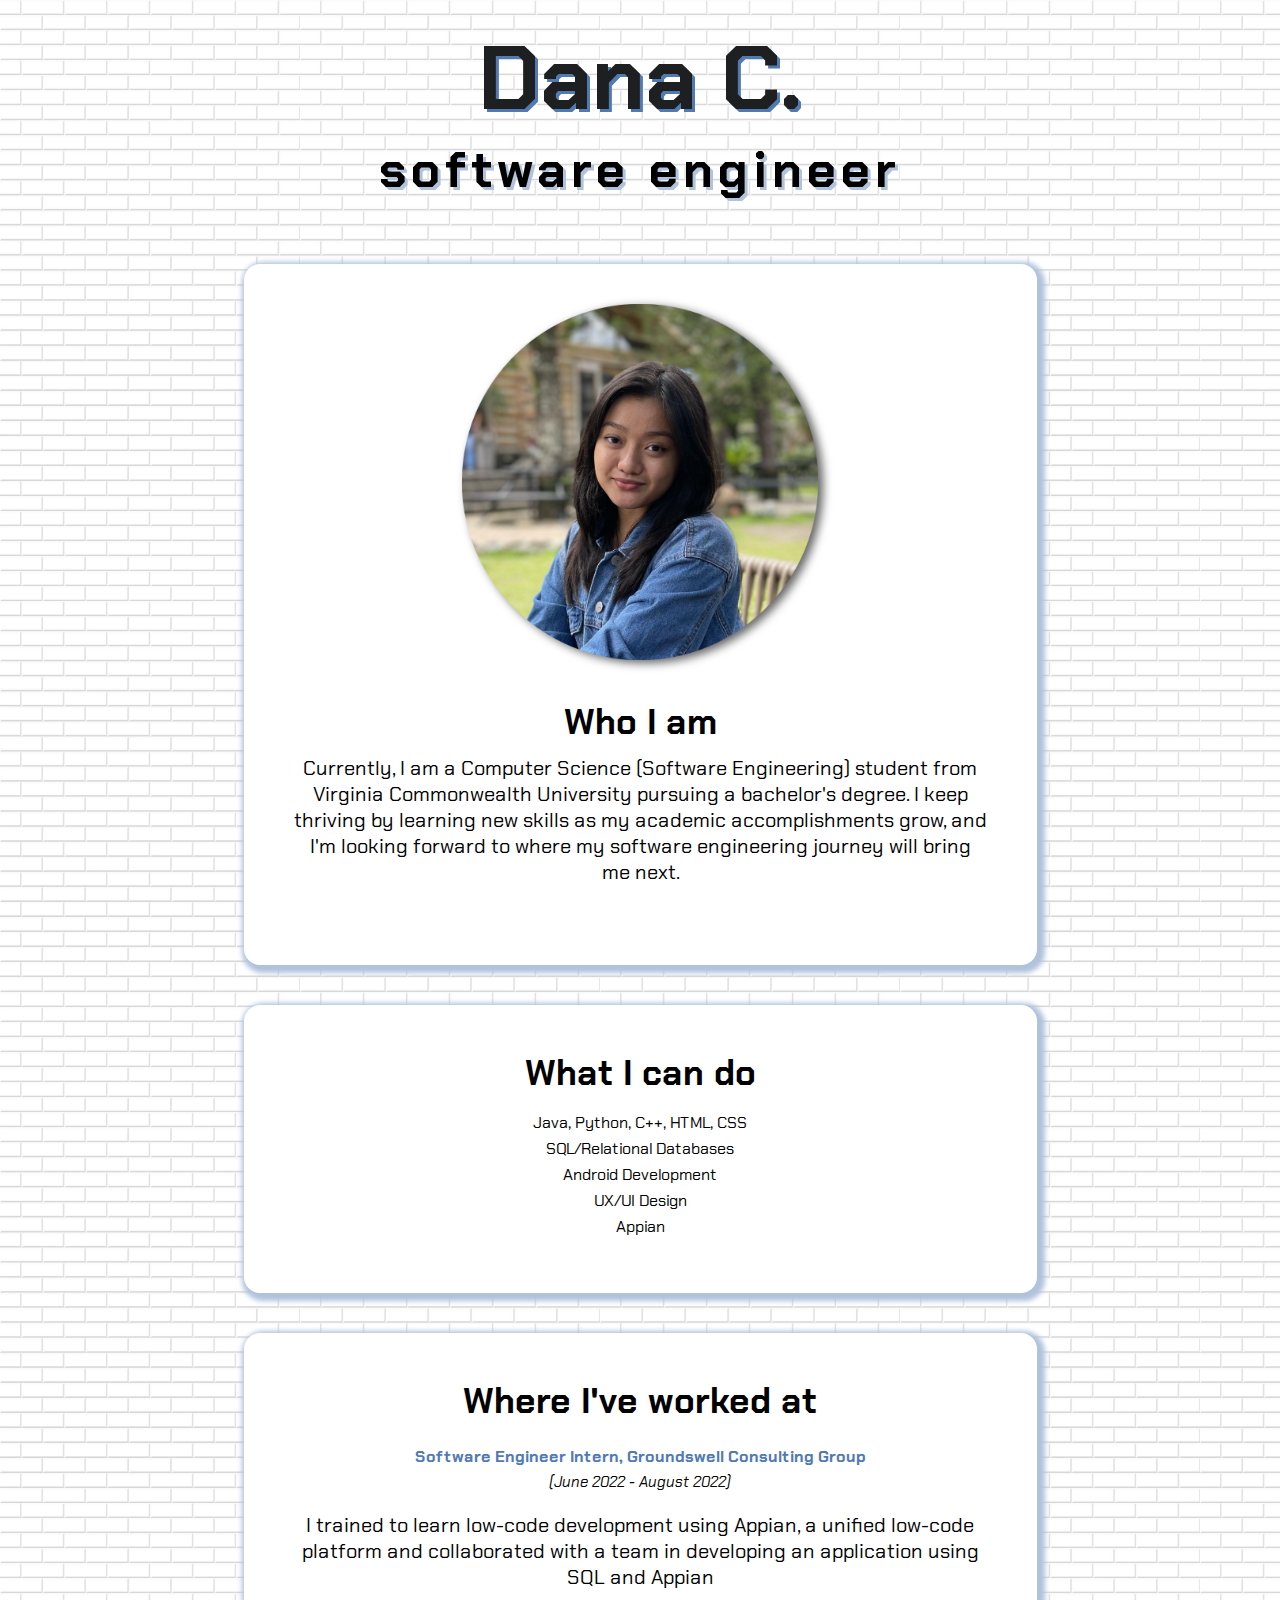
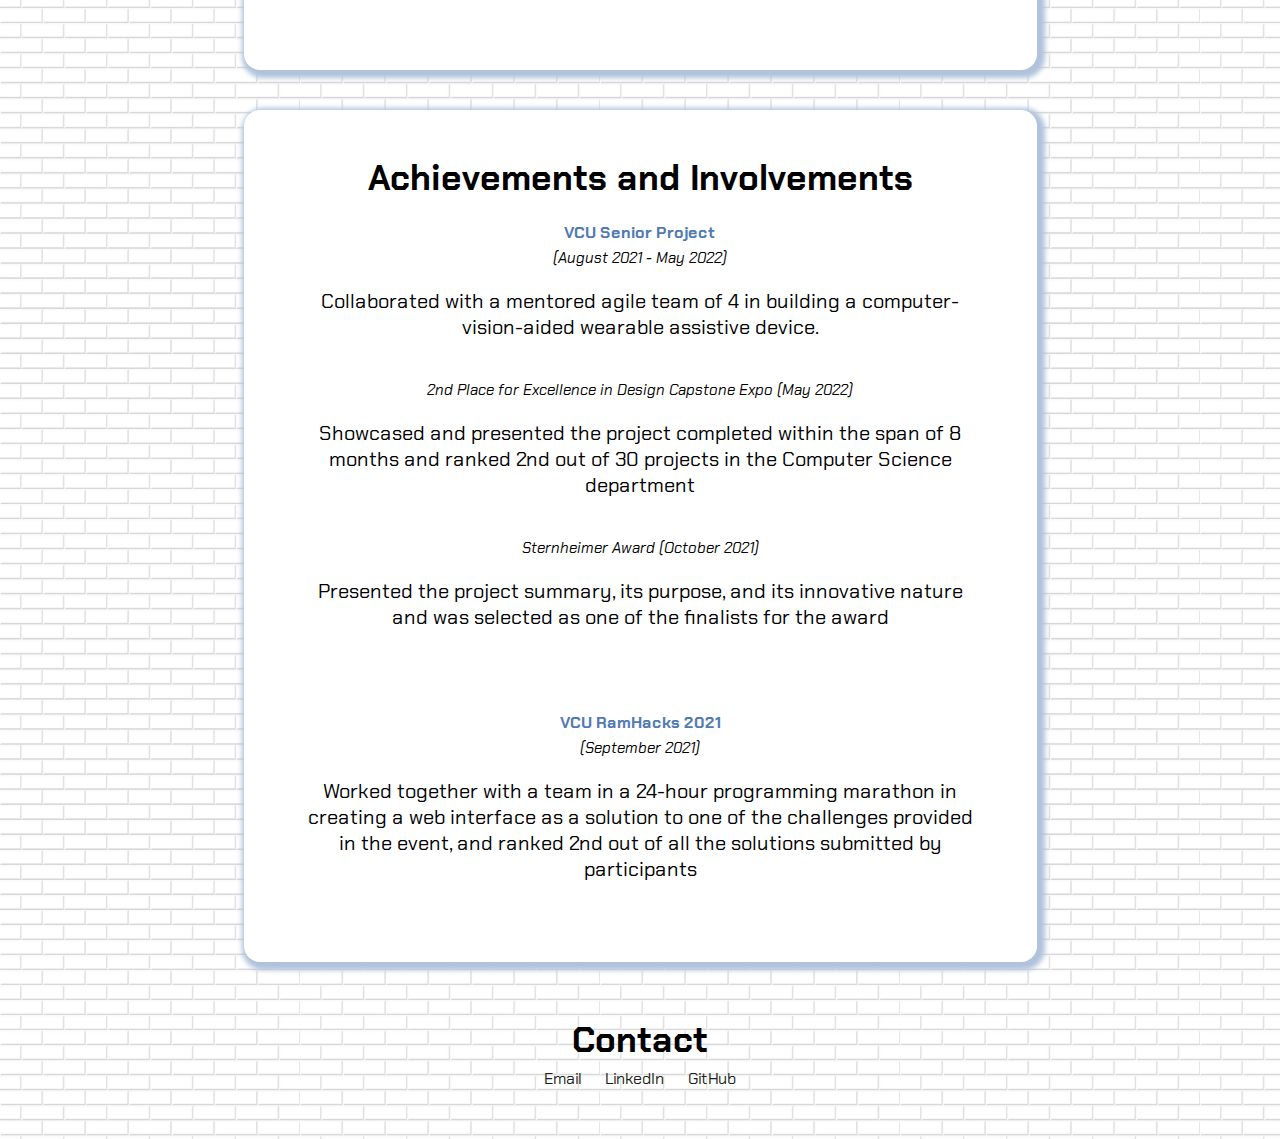
<file: 8.1 Assignment - Personal Web Portfolio/sample solutions/dana c/index.html>
<!DOCTYPE html>
<html lang="en">

<head>
  <meta charset="UTF-8">
  <meta name="viewport" content="width=device-width, initial-scale=1.0">
  <title>Dana C.</title>
  <link rel="icon" type="image/x-icon" href="https://cdn-icons-png.flaticon.com/512/2811/2811604.png">
  <script src="script.js" defer></script>
  <link rel="stylesheet" href="style.css">
</head>

<body onscroll="scrolling()">

  <div class="header">

    <h1 class="name" id="headerName"><a href="#" onclick="toTop()">
        Dana C.
      </a>
    </h1>

  </div>
  <h2>
    software engineer
  </h2>

  <div class="container">
    <div class="card">
      <img id="displayPicture" src="./images/dp.png">
      <h3>
        Who I am
      </h3>
      <p>
        Currently, I am a Computer Science (Software Engineering) student
        from Virginia Commonwealth University pursuing a bachelor&apos;s degree.
        I keep thriving by learning new skills as my academic accomplishments grow,
        and I'm looking forward to where my software engineering journey will bring me next.
      </p>
    </div>

    <div class="card">
      <h3>
        What I can do
      </h3>
      <ul>
        <li>Java, Python, C++, HTML, CSS</li>
        <li>SQL/Relational Databases</li>
        <li>Android Development</li>
        <li>UX/UI Design</li>
        <li>Appian</li>
      </ul>
    </div>

    <div class="card">
      <h3>
        Where I've worked at
      </h3>
      <h4>Software Engineer Intern, Groundswell Consulting Group</h4>
      <p class="date"><i>(June 2022 - August 2022)</i></p>
      <p>I trained to learn low-code development using Appian, a unified low-code platform
        and collaborated with a team in developing an application using SQL and Appian
      </p>
    </div>

    <div class="card">
      <h3>Achievements and Involvements</h3>
      <ul>
        <li>
          <h4>VCU Senior Project</h4>
          <p class="date"><i>(August 2021 - May 2022)</i></p>
          <p>Collaborated with a mentored agile team of 4 in building
            a computer-vision-aided wearable assistive device.</p>
          <p class="date"><i>2nd Place for Excellence in Design Capstone Expo (May 2022)</i></p>
          <p>Showcased and presented the project completed within the span of 8 months
            and ranked 2nd out of 30 projects in the Computer Science department
          </p>
          <p class="date"><i>Sternheimer Award (October 2021)</i></p>
          <p>Presented the project summary, its purpose, and its innovative nature
            and was selected as one of the finalists for the award
          </p>
        </li>
        <br>
        <li>
          <h4>VCU RamHacks 2021</h4>
          <p class="date"><i>(September 2021)</i></p>
          <p>Worked together with a team in a 24-hour programming marathon
            in creating a web interface as a solution to one of the challenges provided in the event,
            and ranked 2nd out of all the solutions submitted by participants
          </p>
        </li>
      </ul>
    </div>
  </div>

  <div>
    <h3 id="contact">
      Contact
    </h3>
  </div>
  <div class="footer">

    <div>
      <a href="mailto:cantillond@vcu.edu">Email</a>
      <a href="https://www.linkedin.com/in/dana-cantillon/">LinkedIn</a>
      <a href="https://github.com/cantillond">GitHub</a>
    </div>

  </div>

</body>

</html>
</file>
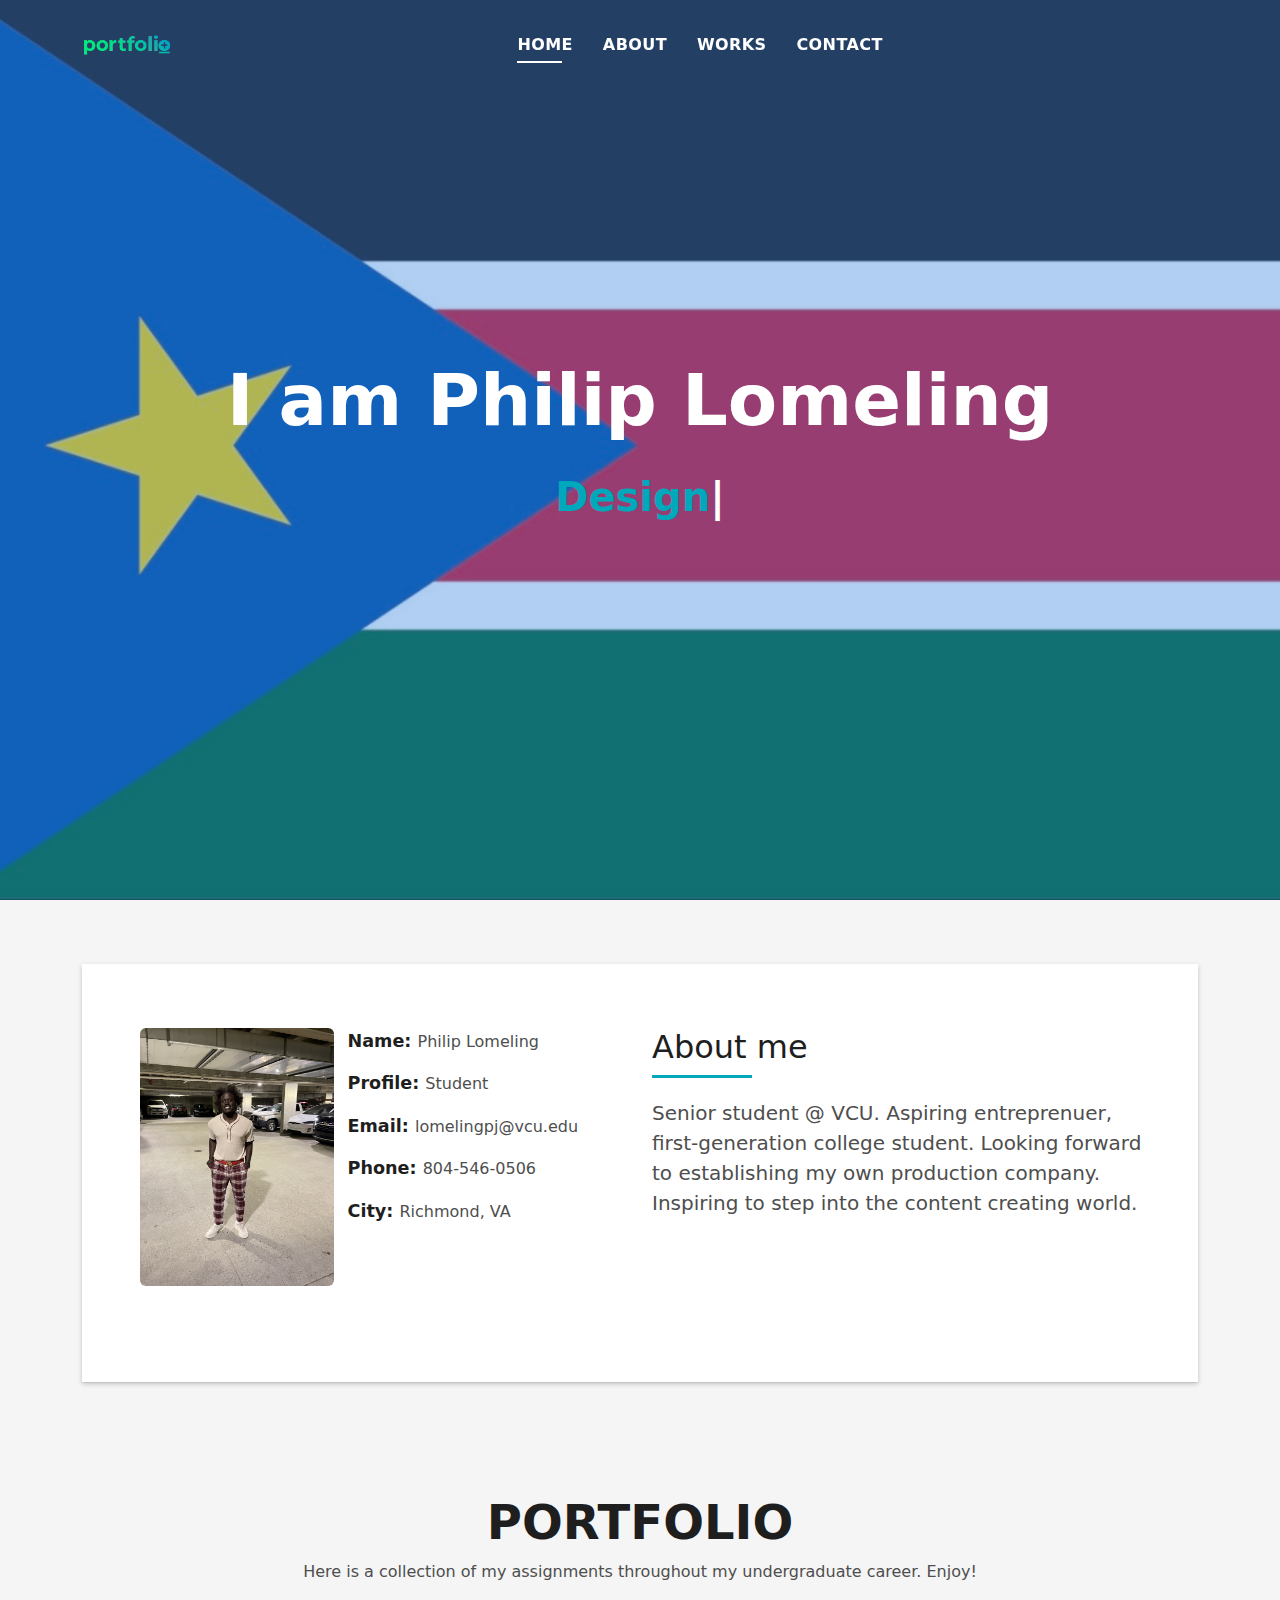
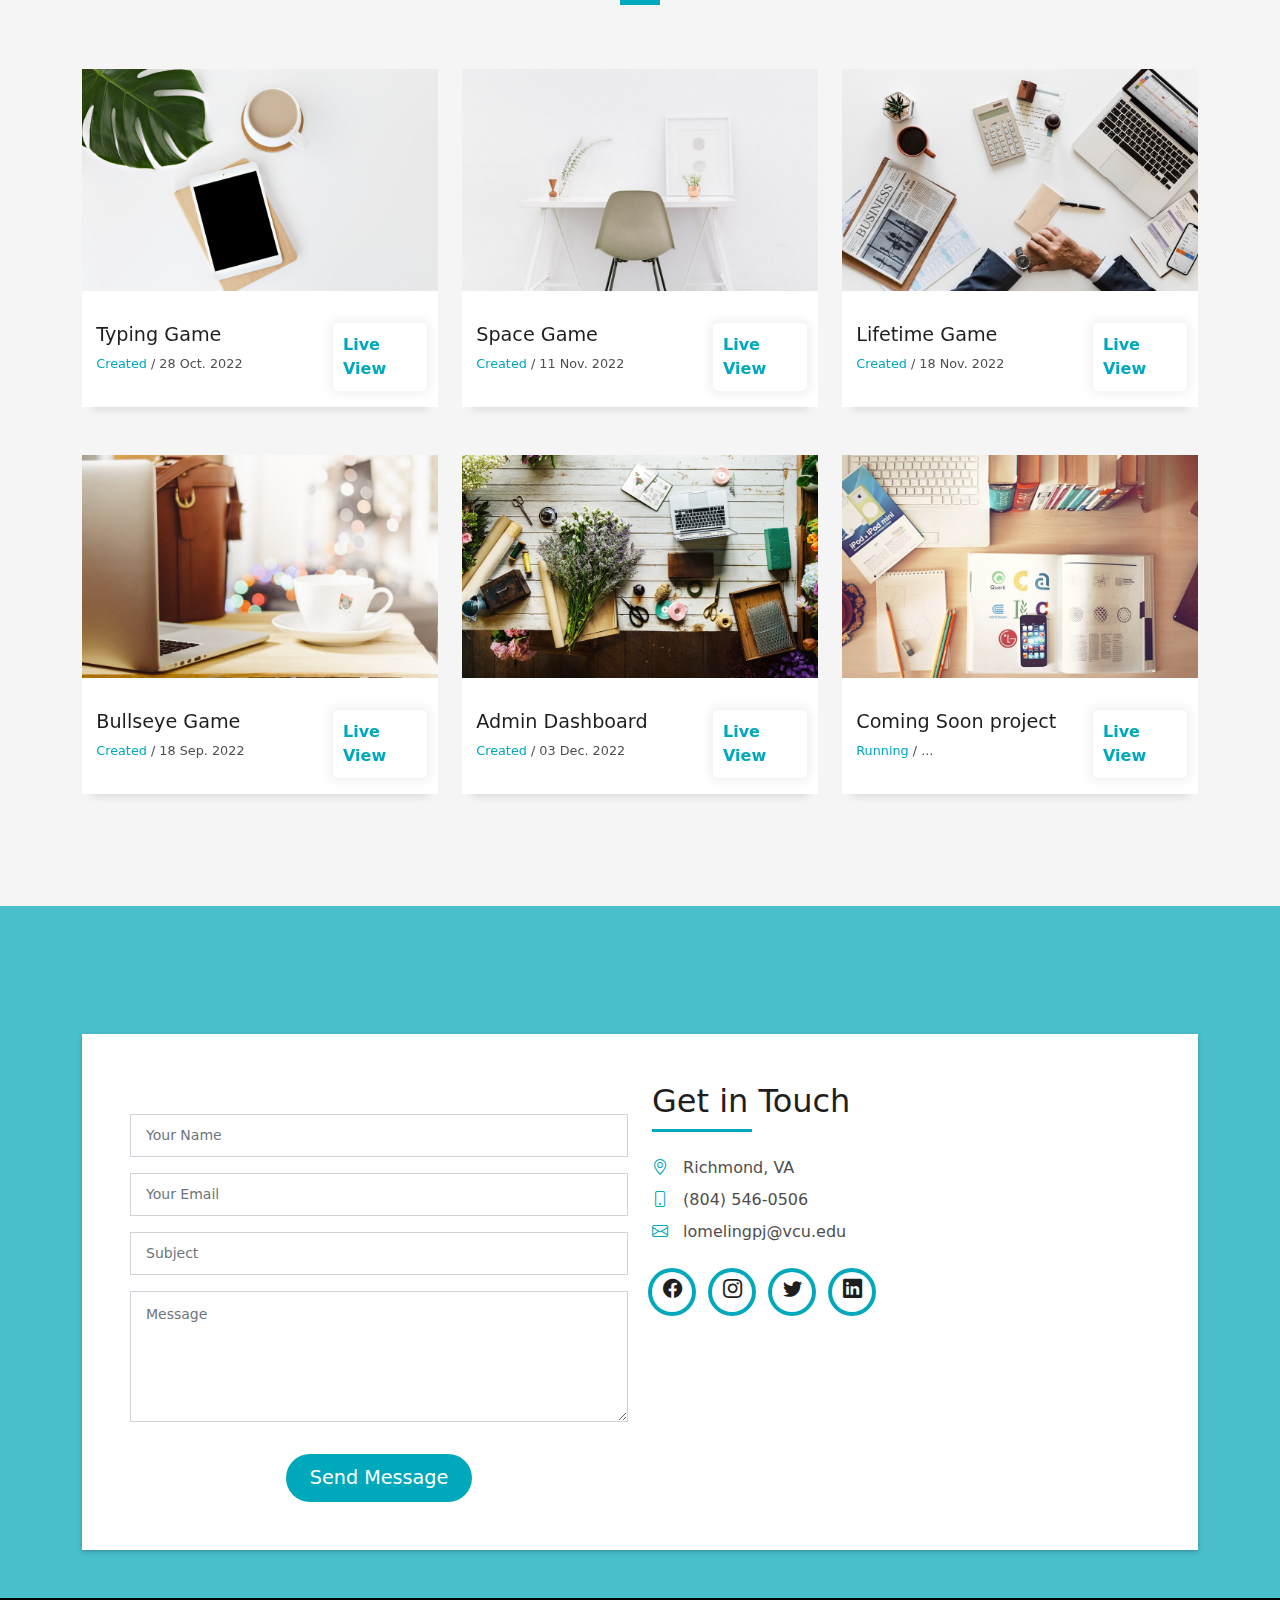
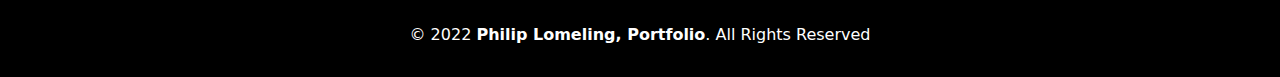
<file: 8.1 Assignment - Personal Web Portfolio/sample solutions/philip l/index.html>
<!DOCTYPE html>
<html lang="en">

<head>
  <meta charset="utf-8">
  <meta content="width=device-width, initial-scale=1.0" name="viewport">

  <title>Philip Lomeling-Portfolio</title>
  <meta content="" name="description">
  <meta content="" name="keywords">

  <!-- Vendor CSS Files -->
  <link href="assets/vendor/bootstrap/css/bootstrap.min.css" rel="stylesheet">
  <link href="assets/vendor/bootstrap-icons/bootstrap-icons.css" rel="stylesheet">
  <link href="assets/vendor/glightbox/css/glightbox.min.css" rel="stylesheet">
  <link href="assets/vendor/swiper/swiper-bundle.min.css" rel="stylesheet">

  <!-- Main CSS File -->
  <link href="assets/css/style.css" rel="stylesheet">

</head>

<body>

  <!-- ======= Header ======= -->
  <header id="header" class="fixed-top">
    <div class="container d-flex align-items-center justify-content-between">

      <h1 class="logo"><a href="index.html">
        <img src="assets/img/logo.png" alt="">
      </a></h1>

      <nav id="navbar" class="navbar m-auto">
        <ul>
          <li><a class="nav-link scrollto active" href="#hero">Home</a></li>
          <li><a class="nav-link scrollto" href="#about">About</a></li>
          <li><a class="nav-link scrollto " href="#work">Works</a></li>
          <li><a class="nav-link scrollto" href="#contact">Contact</a></li>
        </ul>
        <i class="bi bi-list mobile-nav-toggle"></i>
      </nav><!-- .navbar -->

    </div>
  </header><!-- End Header -->

  <!-- ======= Hero Section ======= -->
  <div id="hero" class="hero route bg-image" style="background-image: url(assets/img/SouthSudan.jpg)">
    <div class="overlay-itro"></div>
    <div class="hero-content display-table">
      <div class="table-cell">
        <div class="container">
          <h1 class="hero-title mb-4">I am Philip Lomeling</h1>
          <p class="hero-subtitle"><span class="typed" data-typed-items="Designer, Developer, Student"></span></p>
        </div>
      </div>
    </div>
  </div><!-- End Hero Section -->

  <main id="main">

    <!-- ======= About Section ======= -->
    <section id="about" class="about-mf sect-pt4 route">
      <div class="container">
        <div class="row">
          <div class="col-sm-12">
            <div class="box-shadow-full">
              <div class="row">
                <div class="col-md-6">
                  <div class="row">
                    <div class="col-sm-6 col-md-5">
                      <div class="about-img">
                        <img src="assets/img/Philip.jpg"  class="img-fluid rounded b-shadow-a" alt="">
                      </div>
                    </div>
                    <div class="col-sm-6 col-md-7">
                      <div class="about-info">
                        <p><span class="title-s">Name: </span> <span>Philip Lomeling</span></p>
                        <p><span class="title-s">Profile: </span> <span>Student</span></p>
                        <p><span class="title-s">Email: </span> <span>lomelingpj@vcu.edu</span></p>
                        <p><span class="title-s">Phone: </span> <span>804-546-0506</span></p>
                        <p><span class="title-s">City: </span> <span>Richmond, VA</span></p>
                      </div>
                    </div>
                  </div>
                </div>
                <div class="col-md-6">
                  <div class="about-me pt-4 pt-md-0">
                    <div class="title-box-2">
                      <h5 class="title-left">
                        About me
                      </h5>
                    </div>
                    <p class="lead">
                      Senior student @ VCU. Aspiring entreprenuer, first-generation college student. Looking forward to establishing my own production company. Inspiring to step into the content creating world.
                    </p>
                  </div>
                </div>
              </div>
            </div>
          </div>
        </div>
      </div>
    </section><!-- End About Section -->


    <!-- ======= Portfolio Section ======= -->
    <section id="work" class="portfolio-mf sect-pt4 route">
      <div class="container">
        <div class="row">
          <div class="col-sm-12">
            <div class="title-box text-center">
              <h3 class="title-a">
                Portfolio
              </h3>
              <p class="subtitle-a">
                Here is a collection of my assignments throughout my undergraduate career. Enjoy!
              </p>
              <div class="line-mf"></div>
            </div>
          </div>
        </div>
        <div class="row">
          <div class="col-md-4">
            <div class="work-box">
              <a href="assets/img/work-1.jpg" data-gallery="portfolioGallery" class="portfolio-lightbox">
                <div class="work-img">
                  <img src="assets/img/work-1.jpg" alt="" class="img-fluid">
                </div>
              </a>
              <div class="work-content">
                <div class="row">
                  <div class="col-sm-8">
                    <h2 class="w-title">Typing Game</h2>
                    <div class="w-more">
                      <span class="w-ctegory">Created</span> / <span class="w-date">28 Oct. 2022</span>
                    </div>
                  </div>
                  <div class="col-sm-4">
                    <div class="w-like">
                      <a href="https://chimerical-shortbread-30ac9f.netlify.app/">
                        Live View
                      </span></a>
                    </div>
                  </div>
                </div>
              </div>
            </div>
          </div>
          <div class="col-md-4">
            <div class="work-box">
              <a href="assets/img/work-2.jpg" data-gallery="portfolioGallery" class="portfolio-lightbox">
                <div class="work-img">
                  <img src="assets/img/work-2.jpg" alt="" class="img-fluid">
                </div>
              </a>
              <div class="work-content">
                <div class="row">
                  <div class="col-sm-8">
                    <h2 class="w-title">Space Game</h2>
                    <div class="w-more">
                      <span class="w-ctegory">Created</span> / <span class="w-date">11 Nov. 2022</span>
                    </div>
                  </div>
                  <div class="col-sm-4">
                    <div class="w-like">
                      <a href="https://effulgent-travesseiro-44d952.netlify.app/">
                        Live View
                      </a>
                    </div>
                  </div>
                </div>
              </div>
            </div>
          </div>
          <div class="col-md-4">
            <div class="work-box">
              <a href="assets/img/work-3.jpg" data-gallery="portfolioGallery" class="portfolio-lightbox">
                <div class="work-img">
                  <img src="assets/img/work-3.jpg" alt="" class="img-fluid">
                </div>
              </a>
              <div class="work-content">
                <div class="row">
                  <div class="col-sm-8">
                    <h2 class="w-title">Lifetime Game</h2>
                    <div class="w-more">
                      <span class="w-ctegory">Created</span> / <span class="w-date">18 Nov. 2022</span>
                    </div>
                  </div>
                  <div class="col-sm-4">
                    <div class="w-like">
                      <a href="https://inquisitive-valkyrie-285d28.netlify.app"> 
                        Live View
                      </a>
                    </div>
                  </div>
                </div>
              </div>
            </div>
          </div>
          <div class="col-md-4">
            <div class="work-box">
              <a href="assets/img/work-4.jpg" data-gallery="portfolioGallery" class="portfolio-lightbox">
                <div class="work-img">
                  <img src="assets/img/work-4.jpg" alt="" class="img-fluid">
                </div>
              </a>
              <div class="work-content">
                <div class="row">
                  <div class="col-sm-8">
                    <h2 class="w-title">Bullseye Game</h2>
                    <div class="w-more">
                      <span class="w-ctegory">Created</span> / <span class="w-date">18 Sep. 2022</span>
                    </div>
                  </div>
                  <div class="col-sm-4">
                    <div class="w-like">
                      <a href="https://whimsical-cuchufli-dd3c0a.netlify.app"> 
                        Live View
                      </a>
                    </div>
                  </div>
                </div>
              </div>
            </div>
          </div>
          <div class="col-md-4">
            <div class="work-box">
              <a href="assets/img/work-5.jpg" data-gallery="portfolioGallery" class="portfolio-lightbox">
                <div class="work-img">
                  <img src="assets/img/work-5.jpg" alt="" class="img-fluid">
                </div>
              </a>
              <div class="work-content">
                <div class="row">
                  <div class="col-sm-8">
                    <h2 class="w-title">Admin Dashboard</h2>
                    <div class="w-more">
                      <span class="w-ctegory">Created</span> / <span class="w-date">03 Dec. 2022</span>
                    </div>
                  </div>
                  <div class="col-sm-4">
                    <div class="w-like">
                      <a href="https://imaginative-liger-19a539.netlify.app">
                        Live View
                      </a>
                    </div>
                  </div>
                </div>
              </div>
            </div>
          </div>
          <div class="col-md-4">
            <div class="work-box">
              <a href="assets/img/work-6.jpg" data-gallery="portfolioGallery" class="portfolio-lightbox">
                <div class="work-img">
                  <img src="assets/img/work-6.jpg" alt="" class="img-fluid">
                </div>
              </a>
              <div class="work-content">
                <div class="row">
                  <div class="col-sm-8">
                    <h2 class="w-title">Coming Soon project</h2>
                    <div class="w-more">
                      <span class="w-ctegory">Running</span> / <span class="w-date">...</span>
                    </div>
                  </div>
                  <div class="col-sm-4">
                    <div class="w-like">
                      <a href="#"> 
                        Live View
                      </a>
                    </div>
                  </div>
                </div>
              </div>
            </div>
          </div>

        </div>
      </div>
    </section><!-- End Portfolio Section -->


    <!-- ======= Contact Section ======= -->
    <section id="contact" class="paralax-mf footer-paralax bg-image sect-mt4 route" style="background-image: url(assets/img/overlay-bg.jpg)">
      <div class="overlay-mf"></div>
      <div class="container">
        <div class="row">
          <div class="col-sm-12">
            <div class="contact-mf">
              <div id="contact" class="box-shadow-full">
                <div class="row">
                  <div class="col-md-6">
                    <div class="title-box-2">
                    </div>
                    <div>
                      <form action="forms/contact.php" method="post" role="form" class="php-email-form">
                        <div class="row">
                          <div class="col-md-12 mb-3">
                            <div class="form-group">
                              <input type="text" name="name" class="form-control" id="name" placeholder="Your Name" required>
                            </div>
                          </div>
                          <div class="col-md-12 mb-3">
                            <div class="form-group">
                              <input type="email" class="form-control" name="email" id="email" placeholder="Your Email" required>
                            </div>
                          </div>
                          <div class="col-md-12 mb-3">
                            <div class="form-group">
                              <input type="text" class="form-control" name="subject" id="subject" placeholder="Subject" required>
                            </div>
                          </div>
                          <div class="col-md-12">
                            <div class="form-group">
                              <textarea class="form-control" name="message" rows="5" placeholder="Message" required></textarea>
                            </div>
                          </div>
                          <div class="col-md-12 text-center my-3">
                            <div class="loading">Loading</div>
                            <div class="error-message"></div>
                            <div class="sent-message">Your message has been sent. Thank you!</div>
                          </div>
                          <div class="col-md-12 text-center">
                            <button type="submit" class="button button-a button-big button-rouded">Send Message</button>
                          </div>
                        </div>
                      </form>
                    </div>
                  </div>
                  <div class="col-md-6">
                    <div class="title-box-2 pt-4 pt-md-0">
                      <h5 class="title-left">
                        Get in Touch
                      </h5>
                    </div>
                    <div class="more-info">
                      
                      <ul class="list-ico">
                        <li><span class="bi bi-geo-alt"></span> Richmond, VA</li>
                        <li><span class="bi bi-phone"></span> (804) 546-0506</li>
                        <li><span class="bi bi-envelope"></span> lomelingpj@vcu.edu</li>
                      </ul>
                    </div>
                    <div class="socials">
                      <ul>
                        <li><a href=""><span class="ico-circle"><i class="bi bi-facebook"></i></span></a></li>
                        <li><a href=""><span class="ico-circle"><i class="bi bi-instagram"></i></span></a></li>
                        <li><a href=""><span class="ico-circle"><i class="bi bi-twitter"></i></span></a></li>
                        <li><a href=""><span class="ico-circle"><i class="bi bi-linkedin"></i></span></a></li>
                      </ul>
                    </div>
                  </div>
                </div>
              </div>
            </div>
          </div>
        </div>
      </div>
    </section><!-- End Contact Section -->

  </main><!-- End #main -->

  <!-- ======= Footer ======= -->
  <footer>
    <div class="container">
      <div class="row">
        <div class="col-sm-12">
          <div class="copyright-box">
            <p class="copyright">&copy; 2022 <strong>Philip Lomeling, Portfolio</strong>. All Rights Reserved</p>
          </div>
        </div>
      </div>
    </div>
  </footer><!-- End  Footer -->

  <div id="preloader"></div>
  <a href="#" class="back-to-top d-flex align-items-center justify-content-center"><i class="bi bi-arrow-up-short"></i></a>

  <!-- Vendor JS Files -->
  <script src="assets/vendor/purecounter/purecounter_vanilla.js"></script>
  <script src="assets/vendor/bootstrap/js/bootstrap.bundle.min.js"></script>
  <script src="assets/vendor/glightbox/js/glightbox.min.js"></script>
  <script src="assets/vendor/swiper/swiper-bundle.min.js"></script>
  <script src="assets/vendor/typed.js/typed.min.js"></script>
  <script src="assets/vendor/php-email-form/validate.js"></script>

  <!-- Main JS File -->
  <script src="assets/js/main.js"></script>

</body>

</html>
</file>
<file: 8.1 Assignment - Personal Web Portfolio/sample solutions/dana c/style.css>
@import url("https://fonts.googleapis.com/css2?family=Chakra+Petch:ital,wght@0,400;0,700;1,300&display=swap");

:root {
  --blue: #517ab3;
  --lightblue: #b0c2dc;
  --darkgrey: #1e1f20;
  --grey: #636363;
}

#displayPicture {
  width: 45%;
  margin-top: 30px;
  filter: drop-shadow(5px 3px 5px var(--grey));
}

body {
  background-image: url("./images/bg.jpeg");
  background-size: 300px;
  text-align: center;
  background-color: white;
  margin: auto;
  padding-bottom: 50px;
}

ul {
  padding: 0;
  list-style-type: none;
}

h1,
h2,
h3,
h4,
h5,
h6,
p,
a,
ul {
  font-family: "Chakra Petch", sans-serif;
}

h1 {
  margin-top: 20px;
  margin-bottom: 0;
  font-size: 90px;
  text-shadow: 3px 3px var(--blue);
}

h1 a:hover {
  color: var(--blue);
  text-shadow: 3px 3px var(--darkgrey);
}

h2 {
  margin-top: 0px;
  font-size: 50px;
  text-shadow: 3px 3px var(--lightblue);
  letter-spacing: 5px;
}

h3 {
  font-size: 35px;
  margin-bottom: 10px;
}

h4 {
  color: var(--blue);
  margin-bottom: 5px;
}

p {
  font-size: 20px;
  padding-bottom: 20px;
  margin-top: 0;
  margin-left: 50px;
  margin-right: 50px;
}

li {
  margin: 5px;
}

.date {
  font-size: 15px;
  margin-top: 0;
  margin-bottom: 0;
}

.header {
  top: 0;
  position: sticky;
  z-index: 1;
}

.container {
  display: flex;
  flex-direction: column;
  align-items: center;
  margin: 30px;
}

.card {
  background-color: white;
  padding-top: 10px;
  padding-bottom: 40px;
  margin: 20px;
  width: 65%;
  height: auto;
  border-radius: 1em;
  box-shadow: 3px 3px 5px 5px var(--lightblue);
}

.footer {
  display: flex;
  justify-content: center;
}

a {
  margin-right: 10px;
  margin-left: 10px;
  margin-top: 0;

  text-decoration: none;
  color: var(--darkgrey);
}

a:hover {
  color: var(--blue);
}

#contact {
  margin-bottom: 5px;
}

.scrolling {
  text-align: left;
  font-size: 50px;
}
</file>
<file: 8.1 Assignment - Personal Web Portfolio/sample solutions/philip l/assets/css/style.css>
/**
* Template Name: DevFolio - v4.9.1
* Template URL: https://bootstrapmade.com/devfolio-bootstrap-portfolio-html-template/
* Author: BootstrapMade.com
* License: https://bootstrapmade.com/license/
*/

/*--------------------------------------------------------------
# General
--------------------------------------------------------------*/
body {
  background-color: #f5f5f5;
  color: #4e4e4e;
}

h1,
h2,
h3,
h4,
h5,
h6 {
  color: #1e1e1e;
}

a {
  color: #1e1e1e;
  text-decoration: none;
  transition: all 0.5s ease-in-out;
}

a:hover {
  color: #0078ff;
  text-decoration: none;
  transition: all 0.5s ease-in-out;
}

.p-r {
  position: relative;
}

.color-a {
  text-decoration: none;
  color: #0078ff;
}

.color-d {
  color: #f5f5f5;
}

.color-text-a {
  text-decoration: none;
  color: #4e4e4e;
}

.box-shadow,
.card-blog,
.work-box,
.service-box,
.paralax-mf {
  box-shadow: 0 13px 8px -10px rgba(0, 0, 0, 0.1);
}

.box-shadow-a,
.button:hover {
  text-decoration: none;
  box-shadow: 0 0 0 4px #cde1f8;
}

.display-5 {
  font-size: 2.5rem;
  font-weight: 300;
  line-height: 1.1;
}

.display-6 {
  font-size: 2rem;
  font-weight: 300;
  line-height: 1.1;
}

.avatar {
  width: 32px;
  height: 32px;
  margin-right: 4px;
  overflow: hidden;
}

.bg-image {
  background-repeat: no-repeat;
  background-attachment: fixed;
  background-size: cover;
  background-position: center center;
}

@media (max-width: 1024px) {
  .bg-image {
    background-attachment: scroll;
  }
}

.overlay-mf {
  background-color: #00a8bb;
}

.overlay-mf {
  position: absolute;
  top: 0;
  left: 0px;
  padding: 0;
  height: 100%;
  width: 100%;
  opacity: 0.7;
}

.paralax-mf {
  position: relative;
  padding: 8rem 0;
}

.display-table {
  width: 100%;
  height: 100%;
  display: table;
}

.table-cell {
  display: table-cell;
  vertical-align: middle;
}

/*--/ Sections /--*/
.sect-4 {
  padding: 4rem 0;
}

.sect-pt4 {
  padding-top: 4rem;
}

.sect-mt4 {
  margin-top: 4rem;
}

/*--/ Title s /--*/
.title-s {
  font-weight: 600;
  color: #1e1e1e;
  font-size: 1.1rem;
}

/*--/ Title A /--*/
.title-box {
  margin-bottom: 4rem;
}

.title-a {
  text-decoration: none;
  font-size: 3rem;
  font-weight: bold;
  text-transform: uppercase;
}

.subtitle-a {
  text-decoration: none;
  color: #4e4e4e;
}

.line-mf {
  width: 40px;
  height: 5px;
  background-color: #00a8bb;
  margin: 0 auto;
}

/*--/ Title Left /--*/
.title-box-2 {
  margin-bottom: 2rem;
}
 
.title-left {
  font-size: 2rem;
  position: relative;
}

.title-left:before {
  content: "";
  position: absolute;
  height: 3px;
  background-color: #00a8bb;
  width: 100px;
  bottom: -12px;
}

/*------/ Box /------*/
.box-pl2 {
  padding-left: 2rem;
}

.box-shadow-full {
  padding: 3rem 1.25rem;
  position: relative;
  background-color: #fff;
  margin-bottom: 3rem;
  z-index: 2;
  box-shadow: 0 1px 1px 0 rgba(0, 0, 0, 0.06), 0 2px 5px 0 rgba(0, 0, 0, 0.2);
}

@media (min-width: 768px) {
  .box-shadow-full {
    padding: 3rem;
  }
}

/*------/ Socials /------*/
.socials {
  padding: 1.5rem 0;
}

.socials ul li {
  display: inline-block;
}
 
.socials .ico-circle {
  height: 40px;
  width: 40px;
  font-size: 1.2rem;
  border-radius: 50%;
  line-height: 1.6;
  margin: 0 15px 0 0;
  box-shadow: 0 0 0 4px #00a8bb;
  transition: all 500ms ease;
  padding: 3px;
}

.socials .ico-circle:hover {
  background-color: #00a8bb;
  color: #fff;
  box-shadow: 0 0 0 3px #cde1f8;
  transition: all 500ms ease;
}

/*------/ Ul resect /------*/
.ul-resect,
.widget-tags ul,
.widget-sidebar .list-sidebar,
.box-comments .list-comments,
.blog-wrapper .post-meta ul,
.list-ico,
.socials ul {
  list-style: none;
  padding-left: 0;
  margin-bottom: 0;
}

.list-ico {
  line-height: 2;
}

.list-ico span {
  color: #00a8bb;
  margin-right: 10px;
}

/*------/ Ico Circle /------*/
.ico-circle {
  height: 100px;
  width: 100px;
  font-size: 2rem;
  border-radius: 50%;
  line-height: 1.55;
  margin: 0 auto;
  text-align: center;
  box-shadow: 0 0 0 10px #0078ff;
  display: block;
}

/*------/ Owl Carousel /------*/
.owl-theme .owl-dots {
  text-align: center;
  margin-top: 18px;
}

.owl-theme .owl-dots .owl-dot {
  display: inline-block;
}

.owl-theme .owl-dots .owl-dot span {
  width: 18px;
  height: 7px;
  margin: 5px 5px;
  background: #cde1f8;
  border: 0px solid #cde1f8;
  display: block;
  transition: all 0.6s ease-in-out;
  cursor: pointer;
}

.owl-theme .owl-dots .owl-dot:hover span {
  background-color: #cde1f8;
}

.owl-theme .owl-dots .owl-dot.active span {
  background-color: #1B1B1B;
  width: 25px;
}

/*--/ Scrolltop s /--*/
.scrolltop-mf {
  position: relative;
  display: none;
}

.scrolltop-mf span {
  z-index: 999;
  position: fixed;
  width: 42px;
  height: 42px;
  background-color: #0078ff;
  opacity: 0.7;
  font-size: 1.6rem;
  line-height: 1.5;
  text-align: center;
  color: #fff;
  top: auto;
  left: auto;
  right: 30px;
  bottom: 50px;
  cursor: pointer;
  border-radius: 50%;
}

/*--------------------------------------------------------------
# Back to top button
--------------------------------------------------------------*/
.back-to-top {
  position: fixed;
  visibility: hidden;
  opacity: 0;
  right: 15px;
  bottom: 15px;
  z-index: 996;
  background: #000;
  width: 40px;
  height: 40px;
  border-radius: 50px;
  transition: all 0.4s;
}

.back-to-top i {
  font-size: 28px;
  color: #fff;
  line-height: 0;
}

.back-to-top:hover {
  background: #298eff;
  color: #fff;
}

.back-to-top.active {
  visibility: visible;
  opacity: 1;
}

/*------/ Prelaoder /------*/
#preloader {
  position: fixed;
  top: 0;
  left: 0;
  right: 0;
  bottom: 0;
  z-index: 9999;
  overflow: hidden;
  background: #fff;
}

#preloader:before {
  content: "";
  position: fixed;
  top: calc(50% - 30px);
  left: calc(50% - 30px);
  border: 6px solid #f2f2f2;
  border-top: 6px solid #0078ff;
  border-radius: 50%;
  width: 60px;
  height: 60px;
  -webkit-animation: animate-preloader 1s linear infinite;
  animation: animate-preloader 1s linear infinite;
}

@-webkit-keyframes animate-preloader {
  0% {
    transform: rotate(0deg);
  }

  100% {
    transform: rotate(360deg);
  }
}

@keyframes animate-preloader {
  0% {
    transform: rotate(0deg);
  }

  100% {
    transform: rotate(360deg);
  }
}

/*------/ Button /------*/
.button {
  display: inline-block;
  padding: 0.3rem 0.6rem;
  text-align: center;
  vertical-align: middle;
  -webkit-user-select: none;
  -moz-user-select: none;
  user-select: none;
  font-size: 1rem;
  border-radius: 0.3rem;
  border: 1px solid transparent;
  transition: all 500ms ease;
  cursor: pointer;
}

.button:focus {
  outline: 0;
}

.button:hover {
  background-color: #0062d3;
  color: #fff;
  transition: all 500ms ease;
}
 
.button-a {
  text-decoration: none;
  background-color: #0078ff;
  color: #fff;
  border-color: #cde1f8;
}

.button-big {
  padding: 0.9rem 2.3rem;
  font-size: 1.2rem;
}

.button-rouded {
  border-radius: 5rem;
}

.btn-lg {
  padding: 0.5rem 1rem;
  font-size: 1.25rem;
  line-height: 1.5;
  border-radius: 0.3rem;
}

/*--------------------------------------------------------------
# Header
--------------------------------------------------------------*/
#header {
  transition: all 0.5s;
  z-index: 997;
  padding: 20px 0;
}

#header .logo {
  font-size: 28px;
  margin: 0;
  padding: 0;
  font-weight: 600;
  letter-spacing: 1px;
}

#header .logo a {
  color: #fff;
}

#header .logo img {
  max-height: 50px;
}
 
#header.header-scrolled {
  background: rgba(0, 0, 0, 0.9);
  padding: 12px 0;
}
.typed {
  color: #00a8bb;
}
/*--------------------------------------------------------------
# Navigation Menu
--------------------------------------------------------------*/
/**
* Desktop Navigation 
*/
.navbar {
  padding: 0;
}

.navbar ul {
  margin: 0;
  padding: 0;
  display: flex;
  list-style: none;
  align-items: center;
}

.navbar li {
  position: relative;
}

.navbar>ul>li {
  white-space: nowrap;
  padding: 10px 0 10px 30px;
}

.navbar a,
.navbar a:focus {
  display: flex;
  align-items: center;
  justify-content: space-between;
  color: #fff;
  font-size: 16px;
  font-weight: 600;
  padding: 0;
  white-space: nowrap;
  transition: 0.3s;
  letter-spacing: 0.4px;
  position: relative;
  text-transform: uppercase;
}

.navbar a i,
.navbar a:focus i {
  font-size: 12px;
  line-height: 0;
  margin-left: 5px;
}

.navbar>ul>li>a:before {
  content: "";
  position: absolute;
  width: 100%;
  height: 2px;
  bottom: -6px;
  left: 0;
  width: 0;
  background-color: #fff;
  visibility: hidden;
  transition: all 0.3s ease-in-out 0s;
}

.navbar a:hover:before,
.navbar li:hover>a:before,
.navbar .active:before {
  visibility: visible;
  width: 80%;
}

.navbar a:hover,
.navbar .active,
.navbar .active:focus,
.navbar li:hover>a {
  color: #fff;
}

.navbar .dropdown ul {
  display: block;
  position: absolute;
  left: 30px;
  top: calc(100% + 30px);
  margin: 0;
  padding: 10px 0;
  z-index: 99;
  opacity: 0;
  visibility: hidden;
  background: #fff;
  box-shadow: 0px 0px 30px rgba(127, 137, 161, 0.25);
  transition: 0.3s;
}

.navbar .dropdown ul li {
  min-width: 200px;
}

.navbar .dropdown ul a {
  padding: 10px 20px;
  font-size: 14px;
  text-transform: none;
  color: #4e4e4e;
}

.navbar .dropdown ul a i {
  font-size: 12px;
}

.navbar .dropdown ul a:hover,
.navbar .dropdown ul .active:hover,
.navbar .dropdown ul li:hover>a {
  color: #0078ff;
}

.navbar .dropdown:hover>ul {
  opacity: 1;
  top: 100%;
  visibility: visible;
}

.navbar .dropdown .dropdown ul {
  top: 0;
  left: calc(100% - 30px);
  visibility: hidden;
}

.navbar .dropdown .dropdown:hover>ul {
  opacity: 1;
  top: 0;
  left: 100%;
  visibility: visible;
}

@media (max-width: 1366px) {
  .navbar .dropdown .dropdown ul {
    left: -90%;
  }

  .navbar .dropdown .dropdown:hover>ul {
    left: -100%;
  }
}

/**
* Mobile Navigation 
*/
.mobile-nav-toggle {
  color: #fff;
  font-size: 28px;
  cursor: pointer;
  display: none;
  line-height: 0;
  transition: 0.5s;
}

@media (max-width: 991px) {
  .mobile-nav-toggle {
    display: block;
  }

  .navbar ul {
    display: none;
  }
}

.navbar-mobile {
  position: fixed;
  overflow: hidden;
  top: 0;
  right: 0;
  left: 0;
  bottom: 0;
  background: rgba(78, 78, 78, 0.9);
  transition: 0.3s;
  z-index: 999;
}

.navbar-mobile .mobile-nav-toggle {
  position: absolute;
  top: 15px;
  right: 15px;
}

.navbar-mobile ul {
  display: block;
  position: absolute;
  top: 55px;
  right: 15px;
  bottom: 15px;
  left: 15px;
  padding: 10px 0;
  background-color: #fff;
  overflow-y: auto;
  transition: 0.3s;
}

.navbar-mobile>ul>li {
  padding: 0;
}

.navbar-mobile a:hover:before,
.navbar-mobile li:hover>a:before,
.navbar-mobile .active:before {
  visibility: hidden;
}

.navbar-mobile a,
.navbar-mobile a:focus {
  padding: 10px 20px;
  font-size: 15px;
  color: #4e4e4e;
}

.navbar-mobile a:hover,
.navbar-mobile .active,
.navbar-mobile li:hover>a {
  color: #0078ff;
}

.navbar-mobile .getstarted,
.navbar-mobile .getstarted:focus {
  margin: 15px;
}

.navbar-mobile .dropdown ul {
  position: static;
  display: none;
  margin: 10px 20px;
  padding: 10px 0;
  z-index: 99;
  opacity: 1;
  visibility: visible;
  background: #fff;
  box-shadow: 0px 0px 30px rgba(127, 137, 161, 0.25);
}

.navbar-mobile .dropdown ul li {
  min-width: 200px;
}

.navbar-mobile .dropdown ul a {
  padding: 10px 20px;
}

.navbar-mobile .dropdown ul a i {
  font-size: 12px;
}

.navbar-mobile .dropdown ul a:hover,
.navbar-mobile .dropdown ul .active:hover,
.navbar-mobile .dropdown ul li:hover>a {
  color: #0078ff;
}

.navbar-mobile .dropdown>.dropdown-active {
  display: block;
}

/*--------------------------------------------------------------
# Hero Section
--------------------------------------------------------------*/
.hero {
  height: 100vh;
  position: relative;
  color: #fff;
}

.hero .hero-content {
  text-align: center;
  position: absolute;
}
 
.hero .overlay-itro {
  background-color: #287bdf66;
  position: absolute;
  top: 0;
  left: 0px;
  padding: 0;
  height: 100%;
  width: 100%;
  opacity: 0.9;
}

.hero .hero-title {
  color: #fff;
  font-weight: 600;
  font-size: 3rem;
}

@media (min-width: 768px) {
  .hero .hero-title {
    font-size: 4.5rem;
  }
}

.hero .hero-subtitle {
  font-size: 1.5rem;
  font-weight: 600;
}

@media (min-width: 768px) {
  .hero .hero-subtitle {
    font-size: 2.5rem;
  }
}

.hero .text-slider-items {
  display: none;
}

.hero-single {
  height: 350px;
}

.hero-single .hero-content {
  margin-top: 30px;
}

.hero-single .hero-title {
  text-transform: uppercase;
  font-size: 3rem;
}

@media (min-width: 768px) {
  .hero-single .hero-title {
    font-size: 3.5rem;
  }
}

.hero-single .breadcrumb {
  background-color: transparent;
  color: #0078ff;
}

.hero-single .breadcrumb .breadcrumb-item:before {
  color: #cde1f8;
}

.hero-single .breadcrumb .breadcrumb-item.active {
  color: #cde1f8;
}

.hero-single .breadcrumb a {
  color: #fff;
}

/*--------------------------------------------------------------
# About
--------------------------------------------------------------*/
.about-mf .box-shadow-full {
  padding-top: 4rem;
  padding-bottom: 4rem;
}

.about-mf .about-img {
  margin-bottom: 2rem;
}

.about-mf .about-img img {
  margin-left: 10px;
}

@media (min-width: 767px) {
  .about-mf .box-pl2 {
    margin-top: 3rem;
    padding-left: 0rem;
  }
}

.skill-mf span {
  color: #4e4e4e;
}

.skill-mf .progress {
  background-color: #cde1f8;
  margin: 0.5rem 0 1.2rem 0;
  border-radius: 0;
  height: 0.7rem;
}

.skill-mf .progress .progress-bar {
  height: 0.7rem;
  background-color: #0078ff;
}

/*--------------------------------------------------------------
# Services
--------------------------------------------------------------*/
.service-box {
  background-color: #fff;
  padding: 2.5rem 1.3rem;
  border-radius: 1rem;
  margin-bottom: 3rem;
  text-align: center;
}

.service-box:hover .ico-circle {
  transition: all 500ms ease;
  color: #fff;
  background-color: #0078ff;
  box-shadow: 0 0 0 10px #cde1f8;
}

.service-box .service-ico {
  margin-bottom: 1rem;
  color: #1e1e1e;
}

.service-box .ico-circle {
  transition: all 500ms ease;
  display: inline-flex;
  align-items: center;
  justify-content: center;
}

.service-box .ico-circle i {
  line-height: 0;
  font-size: 40px;
}

.service-box .s-title {
  font-size: 1.4rem;
  text-transform: uppercase;
  text-align: center;
  padding: 0.4rem 0;
}

.service-box .s-description {
  color: #4e4e4e;
}

/*--------------------------------------------------------------
# Counter
--------------------------------------------------------------*/
.counter-box {
  color: #fff;
  text-align: center;
}

@media (min-width: 577px) {
  .counter-box {
    margin-bottom: 1.8rem;
  }
}

.counter-ico {
  margin-bottom: 1rem;
}

.counter-ico .ico-circle {
  height: 60px;
  width: 60px;
  line-height: 1.5;
  box-shadow: 0 0 0 10px #cde1f8;
}

.counter-num .counter {
  font-size: 2rem;
  margin-bottom: 0;
}

/*--------------------------------------------------------------
# Portfolio
--------------------------------------------------------------*/
.work-box {
  margin-bottom: 3rem;
  -webkit-backface-visibility: hidden;
  backface-visibility: hidden;
  background-color: #fff;
}

.work-box:hover img {
  transform: scale(1.3);
}

.work-img {
  display: block;
  overflow: hidden;
}

.work-img img {
  transition: all 1s;
}

.work-content {
  padding: 2rem 3% 1rem 4%;
}

.work-content .w-more {
  color: #4e4e4e;
  font-size: 0.8rem;
}

.work-content .w-more .w-ctegory {
  color: #00a8bb;
}
 
.work-content .w-like {
  font-size: 16px;
  color: #0078ff;
  float: right;
  font-weight: bold;
  box-shadow: 0px 0px 10px 4px #f2f2f2;
  border-radius: 5px;
  padding: 10px;
}
 
.work-content .w-like a {
  color: #00a8bb;
}

.work-content .w-like .num-like {
  font-size: 0.7rem;
}

.w-title {
  font-size: 1.2rem;
}

/*--------------------------------------------------------------
# Portfolio Details
--------------------------------------------------------------*/
.portfolio-details {
  padding-top: 40px;
}

.portfolio-details .portfolio-details-slider img {
  width: 100%;
}

.portfolio-details .portfolio-details-slider .swiper-pagination {
  margin-top: 20px;
  position: relative;
}

.portfolio-details .portfolio-details-slider .swiper-pagination .swiper-pagination-bullet {
  width: 12px;
  height: 12px;
  background-color: #fff;
  opacity: 1;
  border: 1px solid #0078ff;
}

.portfolio-details .portfolio-details-slider .swiper-pagination .swiper-pagination-bullet-active {
  background-color: #0078ff;
}

.portfolio-details .portfolio-info {
  padding: 30px;
  box-shadow: 0px 0 30px rgba(78, 78, 78, 0.08);
}

.portfolio-details .portfolio-info h3 {
  font-size: 22px;
  font-weight: 700;
  margin-bottom: 20px;
  padding-bottom: 20px;
  border-bottom: 1px solid #eee;
}

.portfolio-details .portfolio-info ul {
  list-style: none;
  padding: 0;
  font-size: 15px;
}

.portfolio-details .portfolio-info ul li+li {
  margin-top: 10px;
}

.portfolio-details .portfolio-description {
  padding-top: 30px;
}

.portfolio-details .portfolio-description h2 {
  font-size: 26px;
  font-weight: 700;
  margin-bottom: 20px;
}

.portfolio-details .portfolio-description p {
  padding: 0;
}

/*--------------------------------------------------------------
# Testimonials
--------------------------------------------------------------*/
.testimonial-box {
  color: #fff;
  text-align: center;
}

.testimonial-box .author-test {
  margin-top: 1rem;
}

.testimonial-box .author-test img {
  margin: 0 auto;
}

.testimonial-box .author {
  color: #fff;
  text-transform: uppercase;
  font-weight: 600;
  margin: 1rem 0;
  display: block;
  font-size: 1.4rem;
}

.testimonial-box .comit {
  font-size: 2rem;
  color: #0078ff;
  background-color: #fff;
  width: 52px;
  height: 52px;
  display: block;
  margin: 0 auto;
  border-radius: 50%;
  line-height: 1.6;
}

@media (min-width: 768px) {
  .testimonial-box .description {
    padding: 0 5rem;
  }
}

@media (min-width: 992px) {
  .testimonial-box .description {
    padding: 0 8rem;
  }
}

@media (min-width: 1200px) {
  .testimonial-box .description {
    padding: 0 13rem;
  }
}

.swiper-pagination {
  margin-top: 20px;
  position: relative;
}

.swiper-pagination .swiper-pagination-bullet {
  width: 12px;
  height: 12px;
  background-color: rgba(255, 255, 255, 0.4);
  opacity: 1;
}

.swiper-pagination .swiper-pagination-bullet-active {
  background-color: #fff;
}

/*--------------------------------------------------------------
# Contact
--------------------------------------------------------------*/
.footer-paralax {
  padding: 4rem 0 0 0;
}

.contact-mf {
  margin-top: 4rem;
}

@media (min-width: 767px) {
  .contact-mf .box-pl2 {
    margin-top: 3rem;
    padding-left: 0rem;
  }
}

.php-email-form .error-message {
  display: none;
  color: #fff;
  background: #ed3c0d;
  text-align: center;
  padding: 15px;
  font-weight: 600;
}

.php-email-form .sent-message {
  display: none;
  color: #fff;
  background: #18d26e;
  text-align: center;
  padding: 15px;
  font-weight: 600;
}

.php-email-form .loading {
  display: none;
  background: #fff;
  text-align: center;
  padding: 15px;
}

.php-email-form .loading:before {
  content: "";
  display: inline-block;
  border-radius: 50%;
  width: 24px;
  height: 24px;
  margin: 0 10px -6px 0;
  border: 3px solid #18d26e;
  border-top-color: #eee;
  -webkit-animation: animate-loading 1s linear infinite;
  animation: animate-loading 1s linear infinite;
}

.php-email-form input,
.php-email-form textarea {
  border-radius: 0;
  box-shadow: none;
  font-size: 14px;
}

.php-email-form input:focus,
.php-email-form textarea:focus {
  border-color: #0078ff;
}

.php-email-form input {
  padding: 10px 15px;
}

.php-email-form textarea {
  padding: 12px 15px;
  margin-bottom: 0;
}

.php-email-form button[type=submit] {
  background: #00a8bb;
  border: 0;
  padding: 10px 24px;
  color: #fff;
  transition: 0.4s;
}

.php-email-form button[type=submit]:hover {
  background: #3393ff;
}

@-webkit-keyframes animate-loading {
  0% {
    transform: rotate(0deg);
  }

  100% {
    transform: rotate(360deg);
  }
}

@keyframes animate-loading {
  0% {
    transform: rotate(0deg);
  }

  100% {
    transform: rotate(360deg);
  }
}

/*--------------------------------------------------------------
# Blog
--------------------------------------------------------------*/
@media (min-width: 767px) {
  .card-blog {
    margin-bottom: 3rem;
  }
}

.card-blog .card-body {
  position: relative;
}

.card-blog .card-category-box {
  position: absolute;
  text-align: center;
  top: -16px;
  left: 15px;
  right: 15px;
  line-height: 25px;
  overflow: hidden;
}

.card-blog .card-category {
  display: inline-block;
  color: #fff;
  padding: 0 15px 5px;
  overflow: hidden;
  background-color: #0078ff;
  border-radius: 4px;
}

.card-blog .card-category .category {
  color: #fff;
  display: inline-block;
  text-transform: uppercase;
  font-size: 0.7rem;
  letter-spacing: 0.1px;
  margin-bottom: 0;
}

.card-blog .card-title {
  font-size: 1.3rem;
  margin-top: 0.6rem;
}

.card-blog .card-description {
  color: #4e4e4e;
}

.card-blog .post-author {
  display: inline-block;
}

.card-blog .post-date {
  color: #4e4e4e;
  display: inline-block;
  float: right;
}

/*--------------------------------------------------------------
# Blog Single
--------------------------------------------------------------*/
.post-box,
.form-comments,
.box-comments,
.widget-sidebar {
  padding: 2rem;
  background-color: #fff;
  margin-bottom: 3rem;
}

@media (min-width: 768px) {

  .post-box,
  .form-comments,
  .box-comments,
  .widget-sidebar {
    padding: 3rem;
  }
}

.blog-wrapper .article-title {
  font-size: 1.5rem;
}

@media (min-width: 768px) {
  .blog-wrapper .article-title {
    font-size: 1.9rem;
  }
}

.blog-wrapper .post-meta {
  margin: 1rem 0;
}

.blog-wrapper .post-meta ul {
  border-left: 4px solid #0078ff;
  margin-top: 1rem;
}

.blog-wrapper .post-meta ul li {
  display: inline-block;
  margin-left: 15px;
}

.blog-wrapper .post-meta ul a {
  color: #0078ff;
}

.blog-wrapper .post-meta ul span {
  color: #1e1e1e;
}

.blog-wrapper .blockquote {
  border-left: 4px solid #0078ff;
  padding: 18px;
  font-style: italic;
}

/*------/ Comments /------*/
.box-comments .list-comments li {
  padding-bottom: 40px;
}

.box-comments .list-comments .comment-avatar {
  display: table-cell;
  vertical-align: top;
}

.box-comments .list-comments .comment-avatar img {
  width: 80px;
  height: 80px;
}

.box-comments .list-comments .comment-author {
  font-size: 1.3rem;
}

@media (min-width: 768px) {
  .box-comments .list-comments .comment-author {
    font-size: 1.5rem;
  }
}

.box-comments .list-comments .comment-details {
  display: table-cell;
  vertical-align: top;
  padding-left: 25px;
}

.box-comments .list-comments a {
  color: #0078ff;
}

.box-comments .list-comments span {
  color: #1e1e1e;
  font-style: italic;
}

.box-comments .comment-children {
  margin-left: 40px;
}

/*------/ Sidebar /------*/
.widget-sidebar .sidebar-title {
  font-size: 1.6rem;
  font-weight: 600;
  border-left: 5px solid #0078ff;
  padding-left: 15px;
  text-transform: uppercase;
  margin-bottom: 1.5rem;
}

.widget-sidebar .list-sidebar li {
  position: relative;
  padding: 6px 0 6px 24px;
}

.widget-sidebar .list-sidebar li:before {
  position: absolute;
  content: "";
  width: 10px;
  height: 1px;
  left: 0;
  background-color: #0078ff;
  top: 20px;
}

.sidebar-search input {
  background-color: #fff;
  border-radius: 0;
  transition: all 0.5s ease-in-out;
}

.sidebar-search .btn-search {
  background-color: #0078ff;
  border-color: #0078ff;
  border-radius: 0;
  padding-left: 20px;
  padding-right: 20px;
}

.widget-tags ul li {
  display: inline-block;
  background-color: #0078ff;
  padding: 0.2rem 0.6rem;
  margin-bottom: 0.5rem;
  border-radius: 15px;
}

.widget-tags ul li a {
  color: #fff;
}

/*--------------------------------------------------------------
# Footer
--------------------------------------------------------------*/
footer {
  text-align: center;
  color: #fff;
  padding: 25px 0;
  background: #000;
}
 
footer .copyright {
  margin-bottom: 0.3rem;
}

footer .credits {
  margin-bottom: 0;
}

footer .credits a {
  color: #fff;
}
</file>
